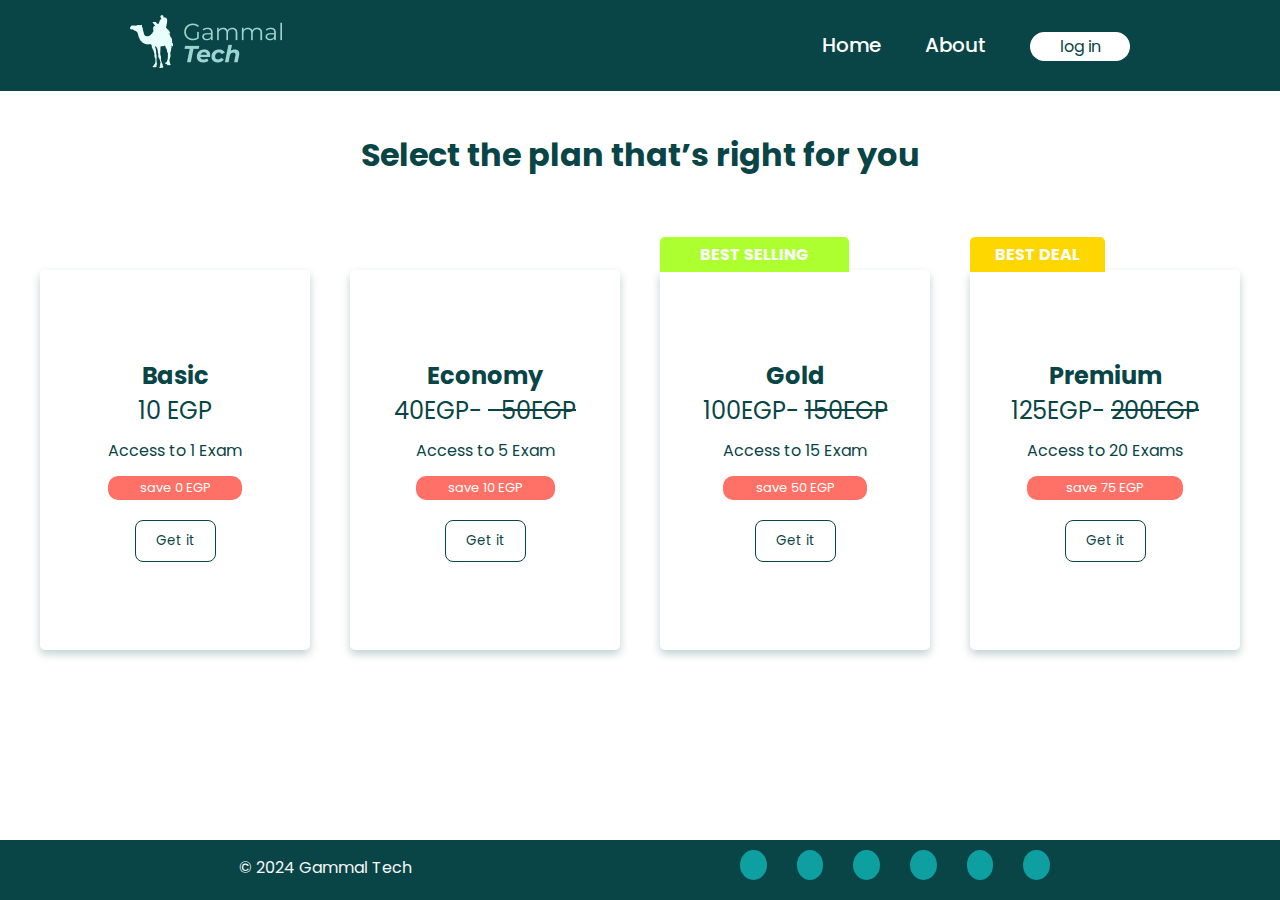
<file: payment.html>
<!DOCTYPE html>
<html lang="en">
  <head>
    <meta charset="UTF-8" />
    <meta name="viewport" content="width=device-width, initial-scale=1.0" />
    <link rel="stylesheet" href="payment.css" />
    <title>Select a Plan</title>
  </head>

  <body>
    <header>
      <div class="logo1">
        <img src="media/headerlogo.png" />
      </div>
      <nav>
        <a href="index.html">Home</a>
        <a href="https://www.gammal.tech/" target="_blank">About</a>
        <a href="login/login.html">
          <button class="login_button">log in</button>
        </a>
      </nav>
    </header>
    <section class="hero-section">
      <div class="title"><h1>Select the plan that’s right for you</h1></div>
      <div class="container">
        <div class="card" id="introductory">
          <h2>Basic</h2>
          <p class="price">10 EGP</p>
          <!-- List of features -->
          <ul>
            <li>Access to 1 Exam</li>
            <li class="save">save 0 EGP</li>
            <!-- Add more list items for each feature -->
          </ul>
          <button>Get it</button>
        </div>

        <div class="card" id="personal">
          <h2>Economy</h2>
          <p class="price">
            <span>40EGP-</span>
            <span class="original-price">-50EGP</span>
          </p>
          <!-- List of features -->
          <ul>
            <li>Access to 5 Exam</li>
            <li class="save">save 10 EGP</li>
            <!-- Add more list items for each feature -->
          </ul>
          <button>Get it</button>
        </div>

        <div class="card" id="professional">
          <div class="recommended-deal">BEST SELLING</div>
          <h2>Gold</h2>
          <p class="price">
            <span>100EGP-</span> <span class="original-price">150EGP</span>
          </p>
          <!-- List of features -->
          <ul>
            <li>Access to 15 Exam</li>
            <li class="save">save 50 EGP</li>
            <!-- Add more list items for each feature -->
          </ul>
          <button>Get it</button>
        </div>
        <div class="card" id="king">
          <div class="best-deal">BEST DEAL</div>
          <h2>Premium</h2>
          <p class="price">
            <span>125EGP-</span> <span class="original-price">200EGP</span>
          </p>
          <!-- List of features -->
          <ul>
            <li>Access to 20 Exams</li>
            <li class="save">save 75 EGP</li>
            <!-- Add more list items for each feature -->
          </ul>
          <button>Get it</button>
        </div>
      </div>
    </section>
    <footer class="footer">
      <div class="footerp1">
        <p>&copy; 2024 Gammal Tech</p>
      </div>

      <div class="footerp3">
        <div class="mediabar">
          <div class="flex-icon-footer">
            <div class="icon-border">
              <a href="https://www.facebook.com/gammal.tech/">
                <i class="fa-brands fa-facebook-f"></i>
              </a>
            </div>

            <div class="icon-border">
              <a href="https://twitter.com/gammaltech">
                <i class="fa-brands fa-x-twitter"></i>
              </a>
            </div>

            <div class="icon-border">
              <a href="https://www.youtube.com/c/GammalTech">
                <i class="fa-brands fa-youtube"></i>
              </a>
            </div>

            <div class="icon-border">
              <a href="https://www.instagram.com/gammal.tech">
                <i class="fa-brands fa-instagram"></i>
              </a>
            </div>

            <div class="icon-border">
              <a href="https://www.linkedin.com/company/gammal-tech">
                <i class="fa-brands fa-linkedin-in"></i>
              </a>
            </div>

            <div class="icon-border">
              <a href="https://www.tiktok.com/@gammal.tech">
                <i class="fa-brands fa-tiktok"></i>
              </a>
            </div>
          </div>
        </div>
      </div>
    </footer>

    <script src="payment.js"></script>
  </body>
</html>
</file>
<file: payment.css>
@import url("https://fonts.googleapis.com/css2?family=Poppins:wght@300;400;500;600;700&display=swap");

* {
  font-family: "Poppins", sans-serif;

  padding: 0;
  margin: 0;
  box-sizing: border-box;
}
body {
  font-family: "Poppins", sans-serif;
  width: 100vw; /* 100% of the viewport width */
  height: 100vh; /* 100% of the viewport height */
  margin: 0; /* Remove default margin */
  padding: 0; /* Remove default padding */
}
section {
  padding: 10px;
  width: 100vw;
  height: 70vh;
}
.hero-section {
  display: flex;
  flex-direction: column;
  align-items: center;
  justify-content: space-between;
}

.logo img {
  max-width: 80%;
  height: auto;
}

nav a {
  padding: 0 20px;
  font-size: 20px;
  color: var(--black);
  font-weight: 500;
  text-decoration: none;
}

.login_button {
  width: 100px;
  border-radius: 20px;
  background-color: #fff;
  border: 2px solid #fff;
  color: rgb(9, 69, 70);
  text-align: center;
  text-decoration: none;
  cursor: pointer;
  font-size: 16px;
  transition: background-color 0.3s, color 0.3s;
  padding-top: 0px;
}
.login_button:hover {
  background-color: rgb(9, 69, 70);
  color: #fff;
}
header {
  background-color: rgb(9, 69, 70);
  color: #fff;
  padding: 15px;
  display: flex;
  justify-content: space-between;
  align-items: center;
  padding-left: 130px;
  padding-right: 130px;
  margin-bottom: 30px;
}

.title {
  display: flex;
  flex-direction: row;
  justify-content: center;
  align-items: center;
  color: rgb(9, 69, 70);
}
.container {
  display: flex;
  flex-direction: row;
  width: 100%;
  height: 100%;
  margin: 0 auto;
  display: flex;
  justify-content: space-between;
  align-items: center;
  padding: 10px;
}
.card {
  display: flex;
  flex-direction: column;
  align-items: center;
  justify-content: center;
  position: relative;
  transition: 0.3s;
  color: rgb(9, 69, 70);
  width: 100%;
  height: 70%;
  padding: 10px;
  border-radius: 5px;
  background: #fff;
  margin: 0px 20px;
  border-color: rgb(9, 69, 70);
  box-shadow: 0 4px 8px rgba(9, 69, 70, 0.25); /* This adds a shadow */
}
.card:hover {
  box-shadow: 0 8px 18px 0 rgba(9, 69, 70, 0.5);
  color: #fff;
  background-color: rgb(9, 69, 70);
  border: 1px solid #fff;
}
.card:hover h2 {
  color: #fff;
}
.card:hover .price {
  color: #fff;
}
.card:hover button {
  background-color: #66b2b2;
  color: #fff;
}

.card h2 {
  color: rgb(9, 69, 70);
  text-align: center;
}

.price {
  color: rgb(9, 69, 70);
  font-size: 24px;
  text-align: center;
}
.original-price {
  text-decoration: line-through;
}

.card ul {
  list-style: none;
  padding: 0;
  text-align: center;
}

.card ul li {
  padding: 10px 0;
}
.card .save {
  background: #ff7166;
  color: white;
  padding: 2px;
  width: 100%;
  font-size: 13px;
  margin-top: 3px;
  border-radius: 10px;
}

.card button {
  background-color: #fff;
  color: rgb(9, 69, 70);
  border: none;
  border-radius: 8px;
  padding: 10px 20px;
  text-align: center;
  text-decoration: none;
  display: block;
  margin: 20px auto 0;
  cursor: pointer;
  border: 1px solid rgb(9, 69, 70);
  transition: 0.3s;
}

.card button:hover {
  color: rgb(9, 69, 70);
  background-color: #fff;
  border: 1px solid rgb(9, 69, 70);
}
.card {
  position: relative;
  /* Rest of your styles for card */
}

.best-deal {
  position: absolute;
  width: 50%;
  top: -33px; /* Adjust as needed */
  left: 0;
  right: 0;
  background-color: gold;
  border-radius: 5px 5px 0px 0px;
  color: white;
  text-align: center;
  padding: 5px 0;
  font-weight: bold;
  z-index: 10; /* Ensure it's above other content */
}
.recommended-deal {
  position: absolute;
  width: 70%;
  top: -33px; /* Adjust as needed */
  left: 0;
  right: 0;
  background-color: greenyellow;
  border-radius: 5px 5px 0px 0px;
  color: white;
  text-align: center;
  padding: 5px 0;
  font-weight: bold;
  z-index: 10; /* Ensure it's above other content */
}

.footer {
  display: flex;
  background-color: rgb(9, 69, 70);
  color: #f7f9f9;
  padding: 10px;
  position: fixed;
  bottom: 0;
  width: 100%;
  height: 60px;
  justify-content: space-between;
  align-items: center;
}

/* @keyframes pop-in {
    0% { opacity: 0; transform: scale(0.1); }
    100% { opacity: 1; transform: scale(1); }
} */

.footerp1,
.footerp3 {
  display: inline-block;
  vertical-align: middle;
  height: 50px;
}

.footerp1 {
  width: 50%;
  text-align: center;
  padding-bottom: 0 auto;
  margin-top: 20px;
}

.footerp3 {
  width: 50%;
  text-align: right;
  padding-left: 100px;
  /* justify-content: space-between; */
}

.icon-border {
  display: flex;
  align-items: center;
  justify-content: center;
  border: 1px;
  background-color: rgb(14, 160, 160);
  border-radius: 50%;
  box-sizing: border-box;
  height: 30px; /* Adjust the height as needed */
  width: 30px; /* Adjust the width as needed */
  margin-right: 20px; /* Adjust the margin as needed */
  padding-left: 20px;
  color: white;
}

.flex-icon-footer {
  display: flex;
  gap: 10px; /* Adjust the gap as needed */
  margin-right: 200px;
  margin-top: 5px;
  justify-content: flex-end; /* Align icons to the right */
  align-items: center; /* Align icons vertically in the center */
  color: white;
}
</file>
